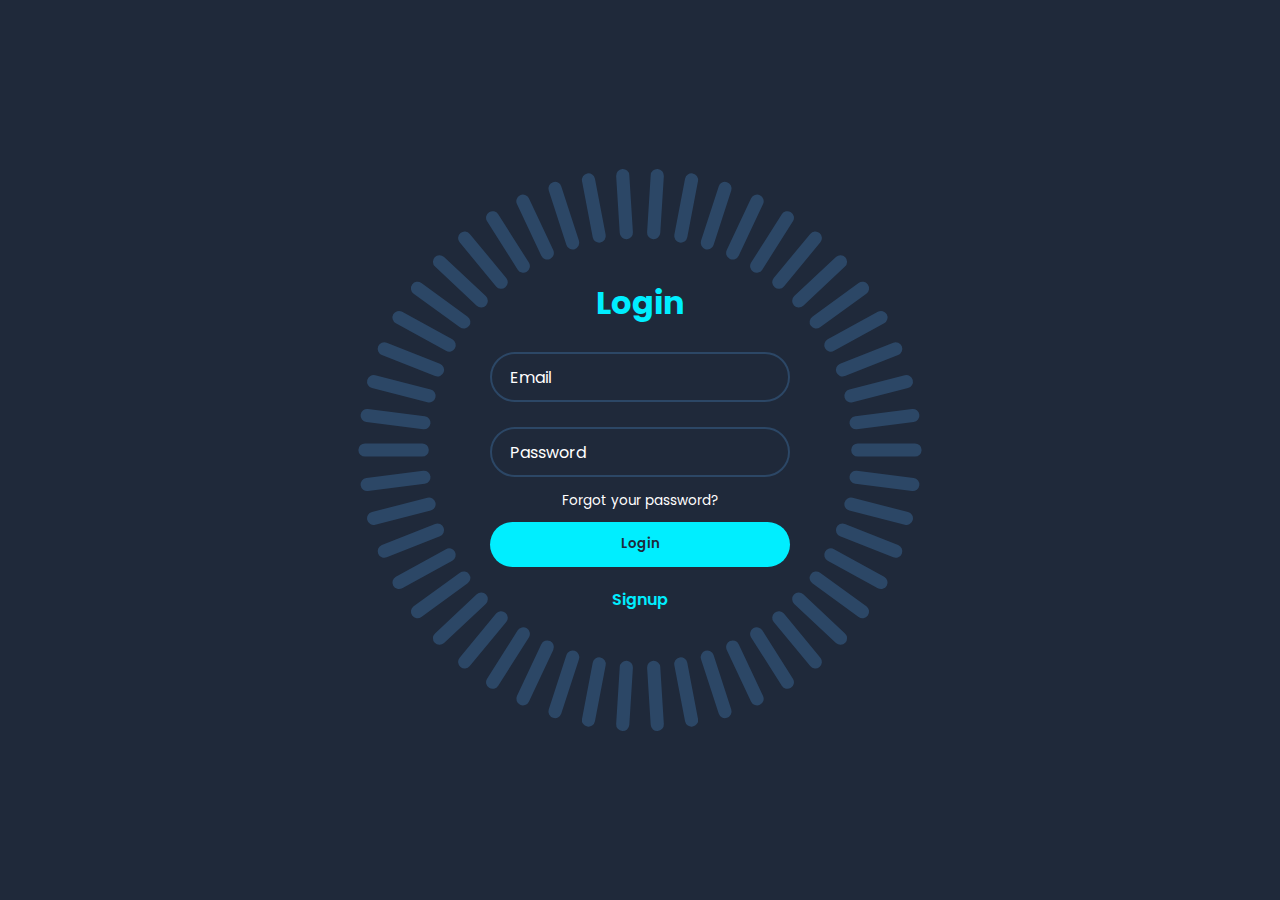
<file: No. 1/index.html>
<!DOCTYPE html>
<html lang="en">
<head>
    <meta charset="UTF-8">
    <meta name="viewport" content="width=device-width, initial-scale=1.0">
    <title>Login Page</title>
    <link rel="stylesheet" href="style.css">
</head>
<body>
    <div class="container">
        <div class="login-box">
            <h2>Login</h2>
            <form action="#">
                <div class="input-box">
                    <input type="email" required>
                    <label>Email</label>
                </div>
                <div class="input-box">
                    <input type="password" required>
                    <label>Password</label>
                </div>
                <div class="forgot-pass">
                    <a href="#">Forgot your password?</a>
                </div>
                <button type="submit" class="btn">
                    Login
                </button>
                <div class="signup-link">
                    <a href="#">Signup</a>
                </div>
            </form>
        </div>

        <span style="--i:0;"></span>
        <span style="--i:1;"></span>
        <span style="--i:2;"></span>
        <span style="--i:3;"></span>
        <span style="--i:4;"></span>
        <span style="--i:5;"></span>
        <span style="--i:6;"></span>
        <span style="--i:7;"></span>
        <span style="--i:8;"></span>
        <span style="--i:9;"></span>
        <span style="--i:10;"></span>
        <span style="--i:11;"></span>
        <span style="--i:12;"></span>
        <span style="--i:13;"></span>
        <span style="--i:14;"></span>
        <span style="--i:15;"></span>
        <span style="--i:16;"></span>
        <span style="--i:17;"></span>
        <span style="--i:18;"></span>
        <span style="--i:19;"></span>
        <span style="--i:20;"></span>
        <span style="--i:21;"></span>
        <span style="--i:22;"></span>
        <span style="--i:23;"></span>
        <span style="--i:24;"></span>
        <span style="--i:25;"></span>
        <span style="--i:26;"></span>
        <span style="--i:27;"></span>
        <span style="--i:28;"></span>
        <span style="--i:29;"></span>
        <span style="--i:30;"></span>
        <span style="--i:31;"></span>
        <span style="--i:32;"></span>
        <span style="--i:33;"></span>
        <span style="--i:34;"></span>
        <span style="--i:35;"></span>
        <span style="--i:36;"></span>
        <span style="--i:37;"></span>
        <span style="--i:38;"></span>
        <span style="--i:39;"></span>
        <span style="--i:40;"></span>
        <span style="--i:41;"></span>
        <span style="--i:42;"></span>
        <span style="--i:43;"></span>
        <span style="--i:44;"></span>
        <span style="--i:45;"></span>
        <span style="--i:46;"></span>
        <span style="--i:47;"></span>
        <span style="--i:48;"></span>
        <span style="--i:49;"></span>
    </div>
    
</body>
</html>
</file>
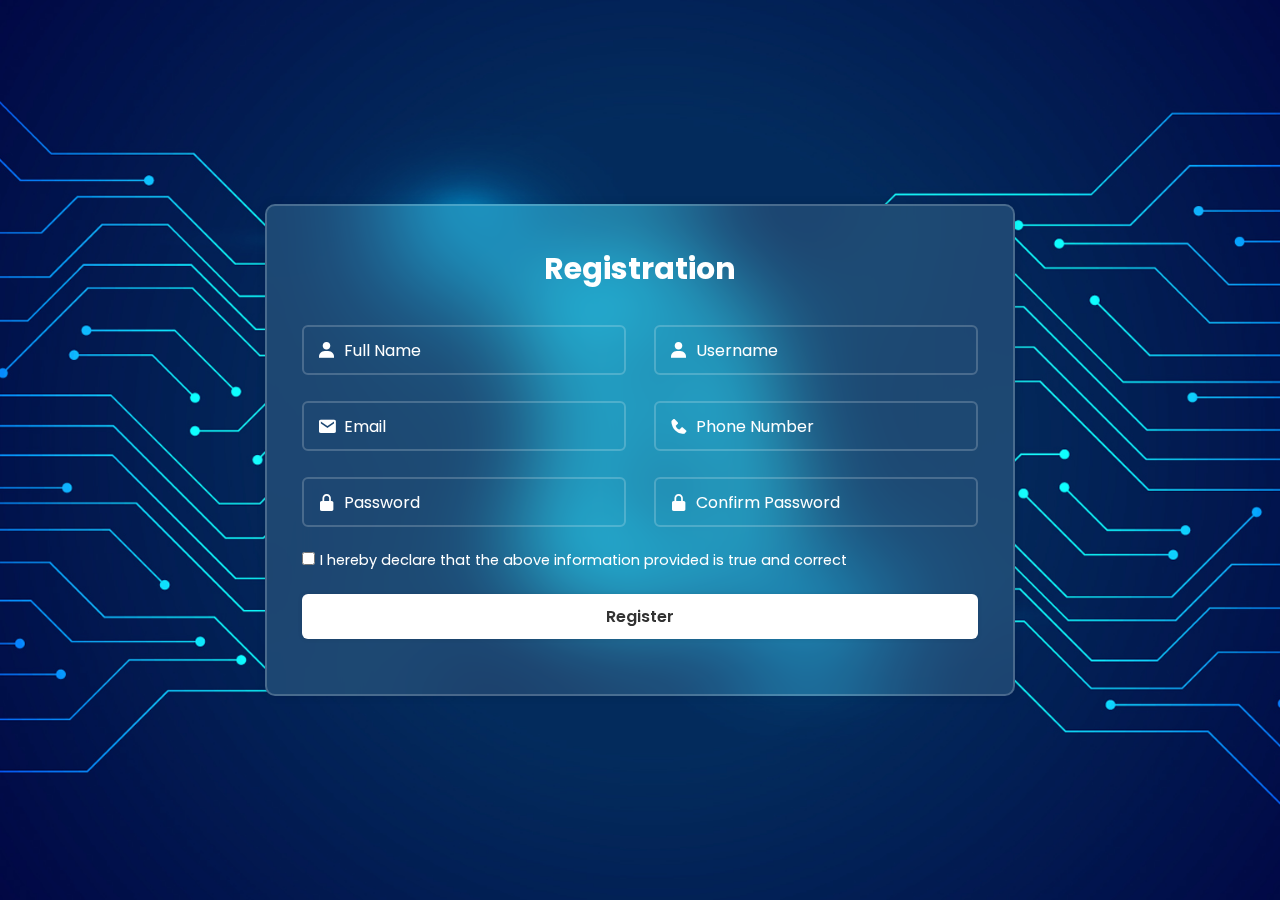
<file: No. 2/index.html>
<!DOCTYPE html>
<html lang="en">
<head>
    <meta charset="UTF-8">
    <meta name="viewport" content="width=device-width, initial-scale=1.0">
    <title>Login Page</title>
    <link rel="stylesheet" href="style.css">
    <link href='https://unpkg.com/boxicons@2.1.4/css/boxicons.min.css' rel='stylesheet'>
</head>
<body>
    <div class="wrapper">
        <form action="">
            <h1>Registration</h1>

            <div class="input-box">
                <div class="input-field">
                    <input type="text" placeholder="Full Name" required>
                    <i class='bx bxs-user'></i>
                </div>
                <div class="input-field">
                    <input type="text" placeholder="Username" required>
                    <i class='bx bxs-user'></i>
                </div>
            </div>

            <div class="input-box">
                <div class="input-field">
                    <input type="email" placeholder="Email" required>
                    <i class='bx bxs-envelope' ></i>
                </div>
                <div class="input-field">
                    <input type="number" placeholder="Phone Number" required>
                    <i class='bx bxs-phone' ></i>
                </div>
            </div>

            <div class="input-box">
                <div class="input-field">
                    <input type="password" name="" placeholder="Password" required>
                    <i class='bx bxs-lock-alt' ></i>
                </div>
                <div class="input-field">
                    <input type="password" name="" placeholder="Confirm Password" required>
                    <i class='bx bxs-lock-alt' ></i>
                </div>
            </div>

            <label><input type="checkbox">I hereby declare that the above information provided is true and correct</label>

            <button type="submit" class="btn">Register</button>
        </form>
    </div>
</body>
</html>
</file>
<file: No. 1/style.css>
@import url('https://fonts.googleapis.com/css2?family=Poppins:wght@300;400;500;600;700;800;900&display=swap');
* {
    margin: 0;
    padding: 0;
    box-sizing: border-box;
    font-family: 'Poppins', sans-serif;
}

body{
    display: flex;
    justify-content: center;
    align-items: center;
    min-height: 100vh;
    background: #1f293a;
}

.container{
    position: relative;
    width: 256px;
    height: 256px;
    display: flex;
    justify-content: center;
    align-items: center;
}

.container span{
    position: absolute;
    left: 0;
    width: 32px;
    height: 6px;
    background-color: #2c4766;
    border-radius: 8px;
    transform-origin: 128px;
    transform: scale(2.2) rotate(calc(var(--i)*(360deg/50)));
    animation: animatedBlink 3s linear infinite;
    animation-delay: calc(var(--i)*(3s/50));
}

@keyframes animatedBlink{
    0%{
        background: #0ef;
    }
    25%{
        background: #2c4766;
    }
}

.login-box{
    position: absolute;
    width: 400px;
}

.login-box form {
    width: 100%;
    padding: 0 50px;
}

h2{
    font-size: 2em;
    color: #0ef;
    text-align: center;
}

.input-box{
    position: relative;
    margin: 25px 0;
}

.input-box input {
    width: 100%;
    height: 50px;
    background: transparent;
    border: 2px solid #2c4766;
    outline: none;
    border-radius: 40px;
    font-size: 1em;
    color: #fff;
    padding: 0 20px;
    transition: .5s ease;
}

.input-box input:focus,
.input-box input:valid{
    border-color: #0ef;
}

.input-box label {
    position: absolute;
    top: 50%;
    left: 20px;
    transform: translateY(-50%);
    font-size: 1em;
    color: #fff;
    pointer-events: none;
    transition: .5s ease;
}

.input-box input:focus~label,
.input-box input:valid~label{
    top: 1px;
    font-size: .8em;
    padding: 0 6px;
    color: #0ef;
}

.forgot-pass {
    margin: -15px 0 10px;
    text-align: center;
}

.forgot-pass a{
    font-size: .85em;
    color: #fff;
    text-decoration: none;
}

.forgot-pass a:hover{
    text-decoration: underline;
}

.btn{
    width: 100%;
    height: 45px;
    background: #0ef;
    border: none;
    outline: none;
    border-radius: 40px;
    cursor: pointer;
    font-size: -1em;
    color: #1f293a;
    font-weight: 600;
}

.signup-link{
    margin: 20px 0 10px;
    text-align: center;
}

.signup-link a{
    font-size: 1em;
    color: #0ef;
    text-decoration: none;
    font-weight: 600;
}

.signup-link a:hover{
    text-decoration: underline;
}
</file>
<file: No. 2/style.css>
@import url("https://fonts.googleapis.com/css2?family=Poppins:wght@300;400;500;600;700;800;900&display=swap");

* {
    margin: 0;
    padding: 0;
    box-sizing: border-box;
  font-family: "Poppins", sans-serif;
}

body{
    display: flex;
    justify-content: center;
    align-items: center;
    min-height: 100vh;
    background: url('img.jpg') no-repeat;
    background-size: cover;
    background-position: center;
}

.wrapper{
    width: 750px;
    background: rgba(255, 255, 255, .1);
    border: 2px solid rgba(255, 255, 255, .2);
    box-shadow: 0 0 10px rgba(0, 0, 0, .1);
    backdrop-filter: blur(50px);
    border-radius: 10px;
    color: #fff;
    padding: 40px 35px 55px;
}

.wrapper h1{
    font-size: 30px;
    text-align: center;
    margin-bottom: 20px;
}

.wrapper .input-box{
    display: flex;
    justify-content: space-between;
    flex-wrap: wrap;
}

.input-box .input-field{
    position: relative;
    width: 48%;
    height: 50px;
    margin: 13px 0;
}

.input-box .input-field input{
    width: 100%;
    height: 100%;
    background: transparent;
    border: 2px solid rgba(255, 255, 255, .2);
    outline: none;
    font-size: 16px;
    color: #fff;
    border-radius: 6px;
    padding: 15px 15px 15px 40px;
}

.input-box .input-field input::placeholder{
    color: #fff;
}

.input-box .input-field i {
    position: absolute;
    top: 50%;
    left: 15px;
    transform: translateY(-50%);
    font-size: 20px;
}

.wrapper label{
    display: inline-block;
    font-size: 14.5px;
    margin: 10px 0 23px;
}

.wrapper label input{
    accent-color: #fff;
    margin-right: 5px;
}

.wrapper .btn{
    width: 100%;
    height: 45px;
    background: #fff;
    border: none;
    outline: none;
    border-radius: 6px;
    box-shadow: 0 0 5px rgba(0, 0, 0, .1);
    cursor: pointer;
    font-size: 16px;
    color: #333;
    font-weight: 600;
}

@media (max-width: 567px){
    .input-box .input-field{
        width: 100%;
        margin: 10px;
    }
}
</file>
